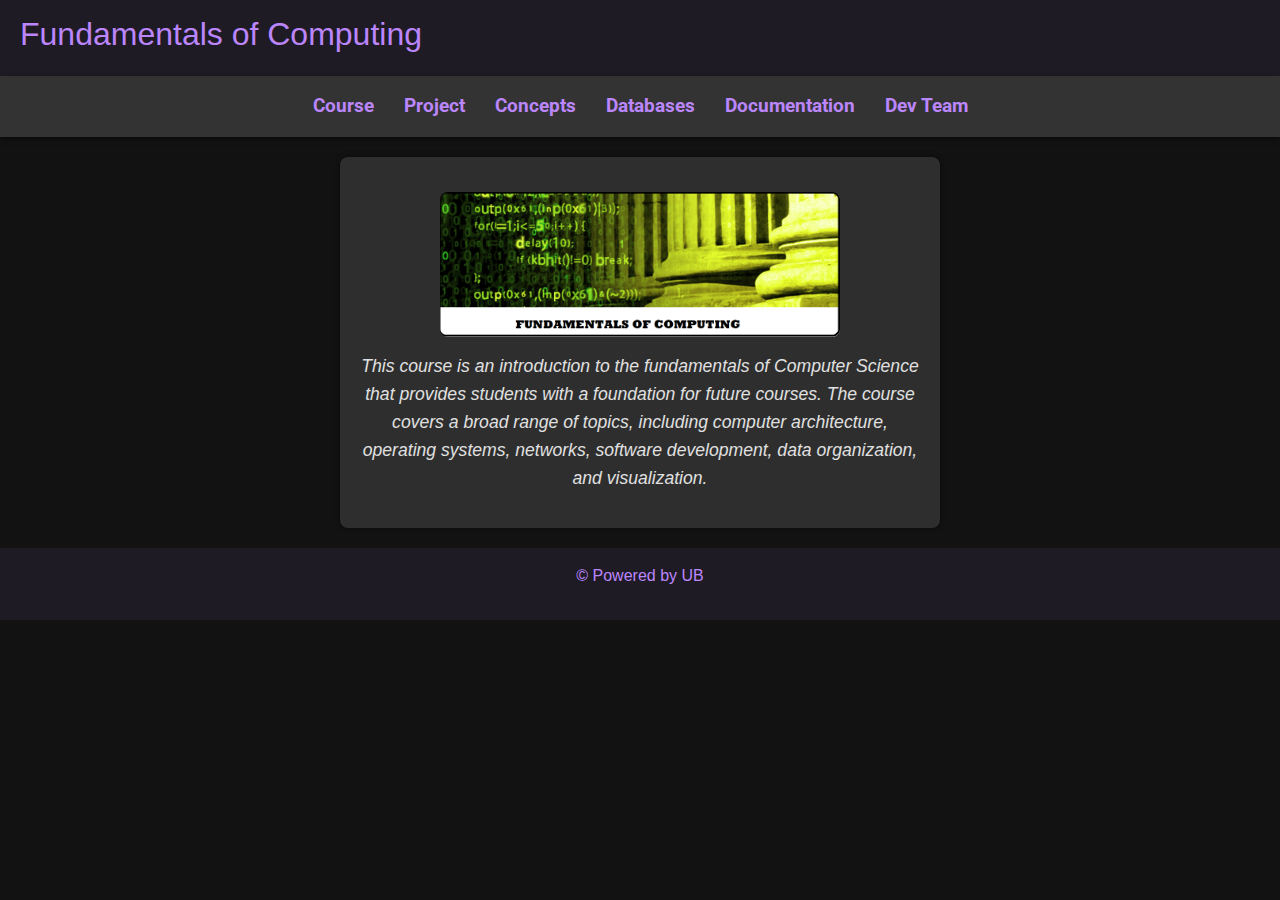
<file: index.html>
<!DOCTYPE html>
<html lang="en">
<head>
  <meta charset="UTF-8">
  <meta name="viewport" content="width=device-width, initial-scale=1.0">
  <title>Fundamentals of Computing (FoC)</title>
  <link rel="stylesheet" href="https://maxcdn.bootstrapcdn.com/bootstrap/4.0.0/css/bootstrap.min.css" 
        integrity="sha384-Gn5384xqQ1aoWXA+058RXPxPg6fy4IWvTNh0E263XmFcJlSAwiGgFAW/dAiS6JXm" crossorigin="anonymous">
  <link rel="stylesheet" href="https://fonts.googleapis.com/css2?family=Roboto:wght@500&display=swap">
  <link rel="stylesheet" href="style.css">
</head>
<body>

<header>
  <h2>Fundamentals of Computing</h2>
</header>

<nav>
  <ul>
    <li><a href="index.html">Course</a></li>
    <li><a href="project.html">Project</a></li>
    <li><a href="concepts.html">Concepts</a></li>
    <li><a href="database.html">Databases</a></li>
    <li><a href="documentation.html">Documentation</a></li>
    <li><a href="aboutme.html">Dev Team</a></li>
  </ul>
</nav>

<section>
  <article>
    <center>
      <img src="FOC.png" alt="Fundamentals of Computing (FoC)">
      <p>
        <em>This course is an introduction to the fundamentals of Computer Science that provides students with a foundation for future courses. The course covers a broad range of topics, including computer architecture, operating systems, networks, software development, data organization, and visualization.</em>
      </p>
    </center>
  </article>
</section>

<footer>
  <p>&copy; Powered by UB</p>
</footer>

</body>
</html>
</file>
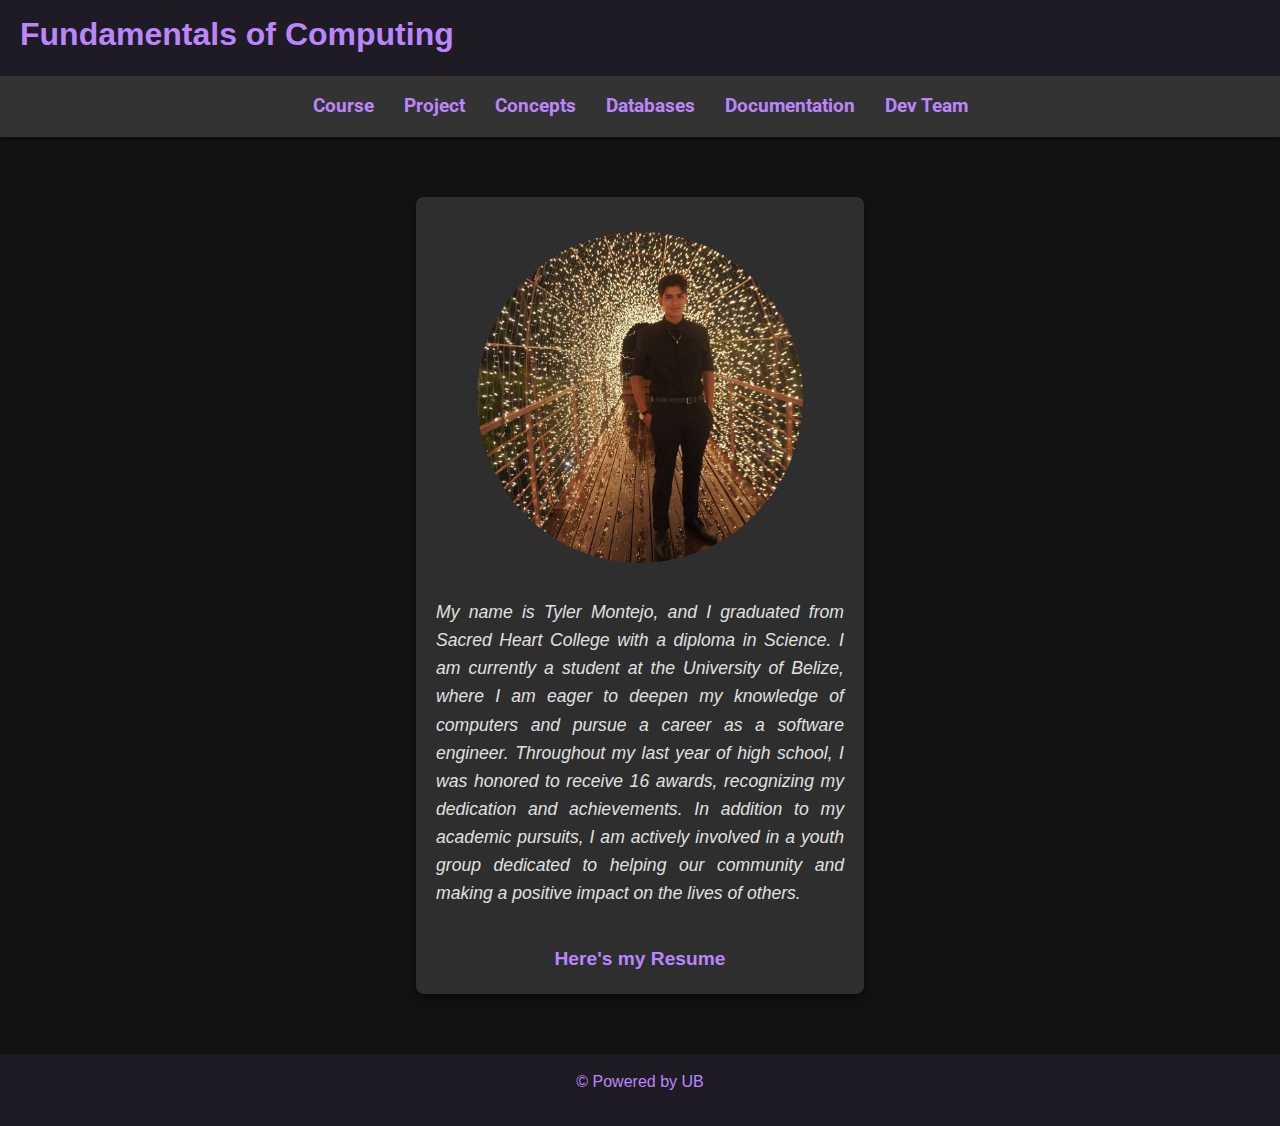
<file: aboutme.html>
<!DOCTYPE html>
<html lang="en">
<head>
  <meta charset="UTF-8">
  <meta name="viewport" content="width=device-width, initial-scale=1.0">
  <title>FoC - About Me</title>
  <link rel="stylesheet" href="https://maxcdn.bootstrapcdn.com/bootstrap/4.0.0/css/bootstrap.min.css" 
        integrity="sha384-Gn5384xqQ1aoWXA+058RXPxPg6fy4IWvTNh0E263XmFcJlSAwiGgFAW/dAiS6JXm" crossorigin="anonymous">
  <link rel="stylesheet" href="https://fonts.googleapis.com/css2?family=Roboto:wght@500&display=swap">
  <link rel="stylesheet" href="style.css">
</head>
<body style="background-color: #121212; color: #e0e0e0; line-height: 1.6;">

<header style="background-color: #1f1b24; color: #bb86fc; padding: 15px 20px; text-align: left; font-size: 1.5rem;">
  <h2><b>Fundamentals of Computing</b></h2>
</header>

<nav style="text-align: center; padding: 15px 0; background: #333; box-shadow: 0 2px 5px rgba(0, 0, 0, 0.5);">
  <ul style="list-style-type: none; display: inline-flex; gap: 30px; padding: 0; margin: 0;">
    <li><a href="index.html" style="font-family: 'Roboto', sans-serif; font-size: 1.2rem; color: #bb86fc; text-decoration: none; font-weight: bold;">Course</a></li>
    <li><a href="project.html" style="font-family: 'Roboto', sans-serif; font-size: 1.2rem; color: #bb86fc; text-decoration: none; font-weight: bold;">Project</a></li>
    <li><a href="concepts.html" style="font-family: 'Roboto', sans-serif; font-size: 1.2rem; color: #bb86fc; text-decoration: none; font-weight: bold;">Concepts</a></li>
    <li><a href="database.html" style="font-family: 'Roboto', sans-serif; font-size: 1.2rem; color: #bb86fc; text-decoration: none; font-weight: bold;">Databases</a></li>
    <li><a href="documentation.html" style="font-family: 'Roboto', sans-serif; font-size: 1.2rem; color: #bb86fc; text-decoration: none; font-weight: bold;">Documentation</a></li>
    <li><a href="aboutme.html" style="font-family: 'Roboto', sans-serif; font-size: 1.2rem; color: #bb86fc; text-decoration: none; font-weight: bold;">Dev Team</a></li>
  </ul>
</nav>

<section style="padding: 20px; max-width: 600px; margin: 20px auto;"> <!-- Limited the width to prevent stretching -->
  <article style="background-color: #2e2e2e; padding: 20px; border-radius: 8px; box-shadow: 0 4px 8px rgba(0, 0, 0, 0.5);">
    <div style="display: flex; flex-direction: column; align-items: center; text-align: center; margin-bottom: 20px;">
      <img src="TylerMontejo.jpg" alt="Tyler Montejo" width="122" height="122" style="border-radius: 50%; margin-bottom: 20px;">
      <p style="font-size: 1.1rem; line-height: 1.6; text-align: justify; max-width: 500px;">
        My name is Tyler Montejo, and I graduated from Sacred Heart College with a diploma in Science. 
        I am currently a student at the University of Belize, where I am eager to deepen my knowledge of computers 
        and pursue a career as a software engineer. Throughout my last year of high school, I was honored to receive 
        16 awards, recognizing my dedication and achievements. In addition to my academic pursuits, I am actively 
        involved in a youth group dedicated to helping our community and making a positive impact on the lives of others.
      </p>
    </div>

    <div style="text-align: center; margin-top: 20px;">
      <a href="https://txlerbze.github.io/resume/" style="color: #bb86fc; font-size: 1.2rem; text-decoration: none; font-weight: bold; transition: color 0.3s;">
        Here's my Resume
      </a>
    </div>
  </article>
</section>


<footer style="background-color: #1f1b24; color: #bb86fc; text-align: center; padding: 15px;">
  <p>&copy; Powered by UB</p>
</footer>

</body>
</html>
</file>
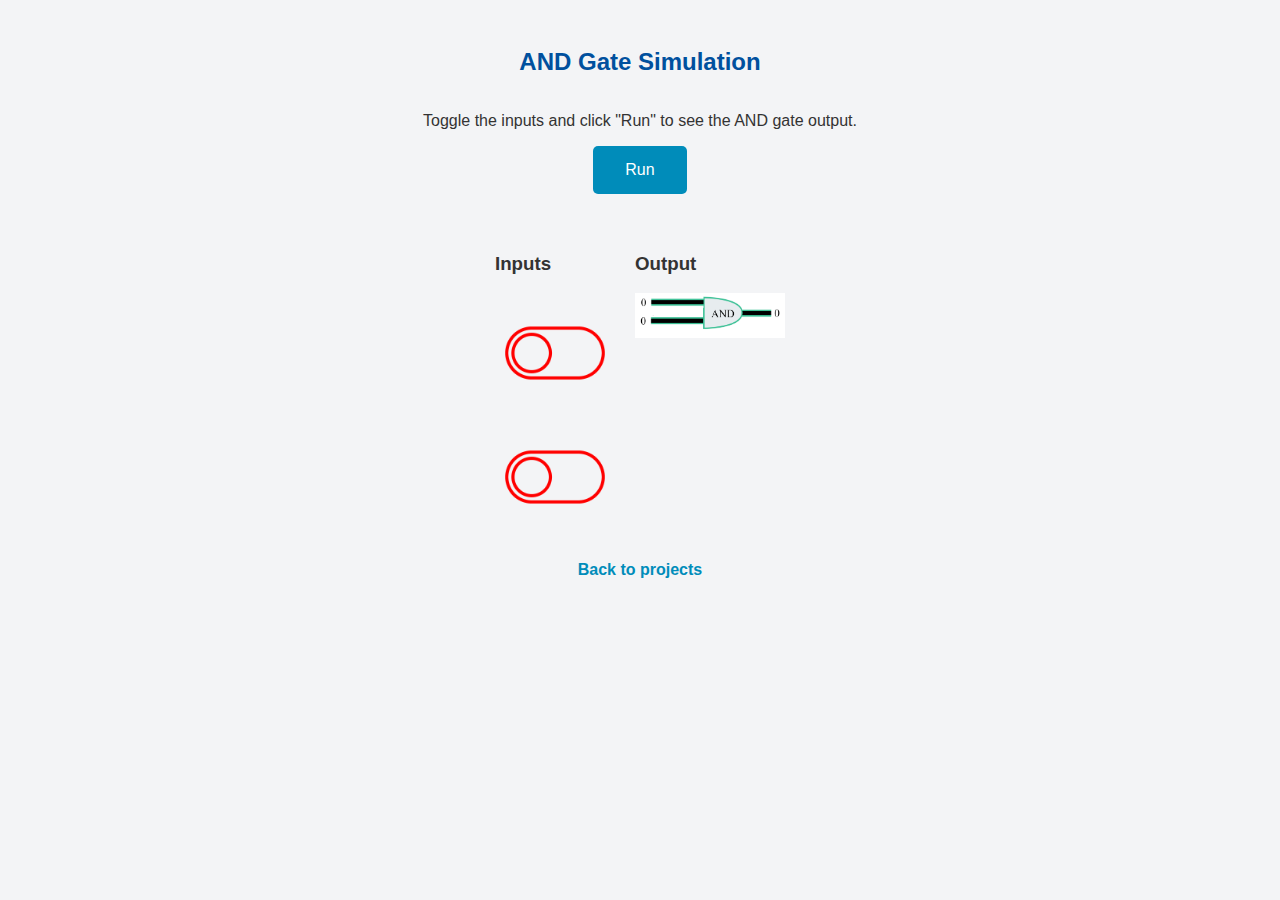
<file: andgate.html>
<!DOCTYPE html>
<html lang="en">
<head>
    <meta charset="UTF-8">
    <meta name="viewport" content="width=device-width, initial-scale=1.0">
    <title>AND Gate Simulation</title>
    <style>
        body {
            font-family: Arial, sans-serif;
            display: flex;
            flex-direction: column;
            align-items: center;
            background-color: #f3f4f6;
            color: #333;
            padding: 20px;
        }

        h2 {
            color: #00509e;
            margin-bottom: 20px;
        }

        .button {
            background-color: #008CBA;
            border: none;
            color: white;
            padding: 15px 32px;
            font-size: 16px;
            cursor: pointer;
            border-radius: 5px;
            transition: background-color 0.3s ease;
            margin-bottom: 20px;
        }

        .button:hover {
            background-color: #005f7a;
        }

        .container {
            display: flex;
            justify-content: center;
            gap: 20px;
            margin-top: 20px;
        }

        .image-button {
            cursor: pointer;
            width: 100px;
            margin: 10px;
            transition: transform 0.3s ease;
        }

        .image-button:hover {
            transform: scale(1.1);
        }

        #andGate {
            width: 150px;
            transition: opacity 0.3s ease;
        }

        .back-link {
            text-decoration: none;
            color: #008CBA;
            font-weight: bold;
            margin-top: 20px;
            transition: color 0.3s ease;
        }

        .back-link:hover {
            color: #005f7a;
        }
    </style>
</head>
<body>
    <h2>AND Gate Simulation</h2>
    <p>Toggle the inputs and click "Run" to see the AND gate output.</p>
    
    <button class="button" onclick="and()">Run</button>

    <div class="container">
        <div>
            <h3>Inputs</h3>
            <img src="button-off-xxl.png" id="toggleImage" class="image-button" onclick="toggleImage(); toggleInputOne();" alt="Toggle Button 1">
            <br>
            <img src="button-off-xxl.png" id="toggleImage2" class="image-button" onclick="toggleImage2(); toggleInputTwo();" alt="Toggle Button 2">
        </div>
        
        <div>
            <h3>Output</h3>
            <img id="andGate" src="and2off.png" alt="AND Gate Output">
        </div>
    </div>

    <a href="project.html" class="back-link">Back to projects</a>

    <script>
        var inputOneIsOn = false; 
        var inputTwoIsOn = false;

        function toggleImage() {
            var imgElement = document.getElementById('toggleImage');
            imgElement.src = imgElement.src.includes("button-off-xxl.png") ? "button-on-xxl.png" : "button-off-xxl.png";
        }

        function toggleImage2() {
            var imgElement = document.getElementById('toggleImage2');
            imgElement.src = imgElement.src.includes("button-off-xxl.png") ? "button-on-xxl.png" : "button-off-xxl.png";
        }

        function toggleInputOne() { 
            inputOneIsOn = !inputOneIsOn; 
        }

        function toggleInputTwo() { 
            inputTwoIsOn = !inputTwoIsOn; 
        }

        function and() {
            const andGateImage = document.getElementById('andGate');
            if (inputOneIsOn && inputTwoIsOn) {
                andGateImage.src = 'and2on.png';
            } else if (!inputOneIsOn && inputTwoIsOn) {
                andGateImage.src = 'andoffon.png';
            } else if (inputOneIsOn && !inputTwoIsOn) {
                andGateImage.src = 'andonoff.png';
            } else {
                andGateImage.src = 'and2off.png';
            }

            console.log('Input one is on:', inputOneIsOn);
            console.log('Input two is on:', inputTwoIsOn);
        }
    </script>
</body>
</html>
</file>
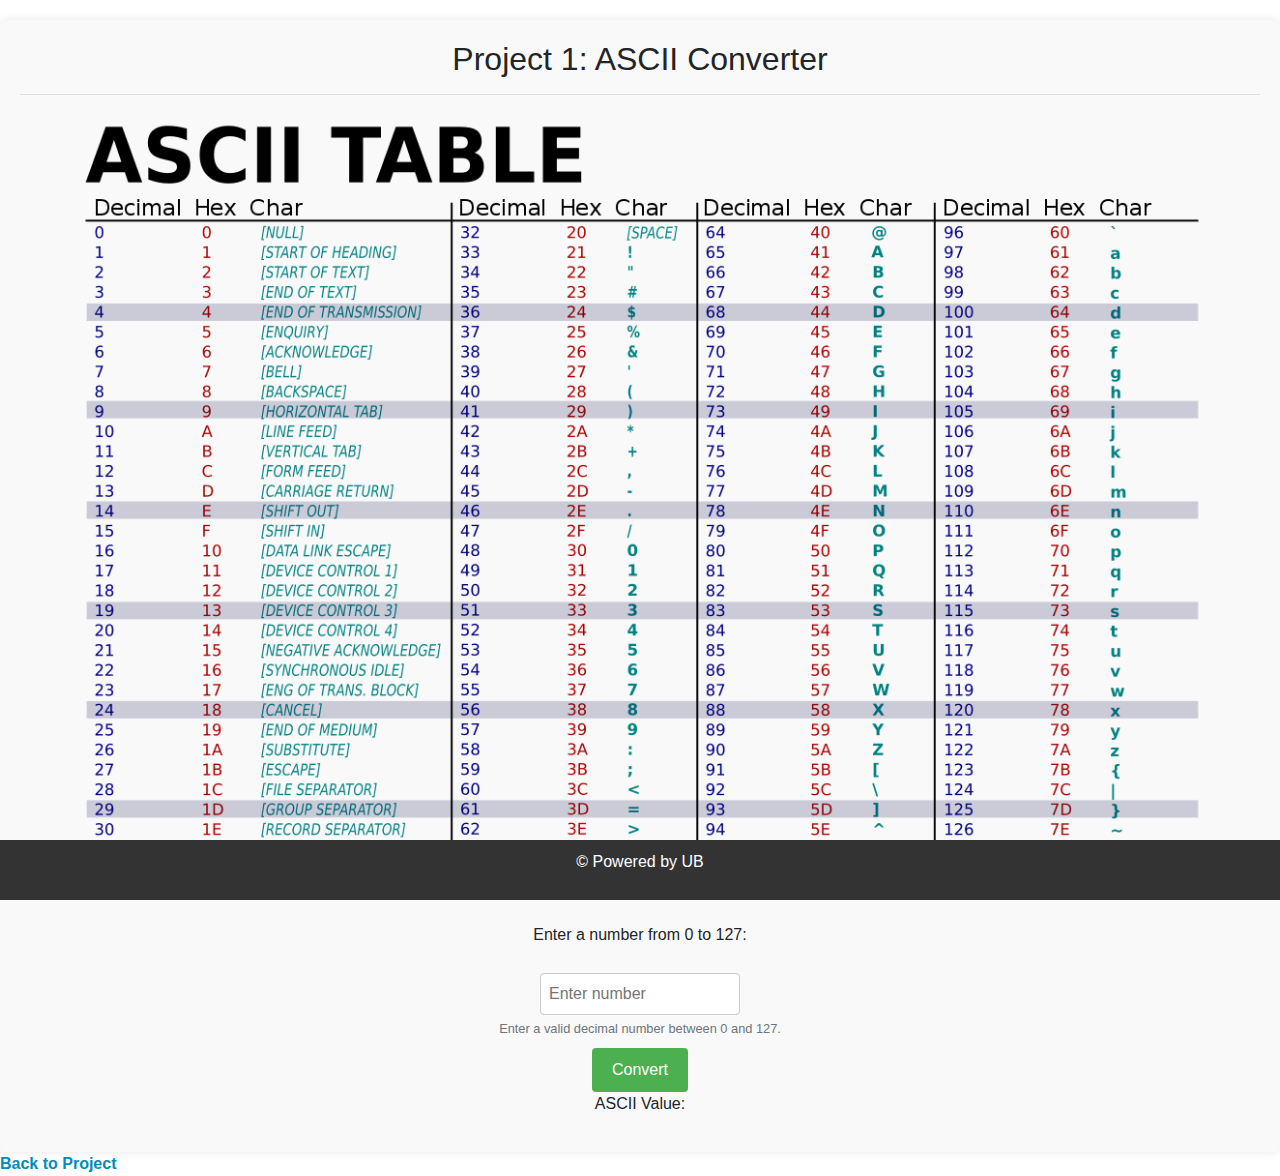
<file: ascii.html>
<!DOCTYPE html>
<html lang="en">
<head>
  <meta charset="UTF-8">
  <meta name="viewport" content="width=device-width, initial-scale=1.0">
  <title>ASCII Converter</title>
  <link rel="stylesheet" href="https://maxcdn.bootstrapcdn.com/bootstrap/4.0.0/css/bootstrap.min.css" integrity="sha384-Gn5384xqQ1aoWXA+058RXPxPg6fy4IWvTNh0E263XmFcJlSAwiGgFAW/dAiS6JXm" crossorigin="anonymous">
  <style>
    img {
      float: left;
      padding: 0 40px 40px 40px;
      max-width: 100%;
      height: auto;
    }

    input[type="number"] {
      padding: 8px;
      margin-top: 10px;
      font-size: 16px;
      border: 1px solid #ccc;
      border-radius: 4px;
      width: 200px;
    }

    button {
      background-color: #4CAF50;
      color: white;
      padding: 10px 20px;
      font-size: 16px;
      border: none;
      border-radius: 4px;
      margin-top: 10px;
      cursor: pointer;
    }

    button:hover {
      background-color: #45a049;
    }

    section {
      padding: 20px;
      margin-top: 20px;
      background-color: #f9f9f9;
      border-radius: 8px;
      box-shadow: 0 0 10px rgba(0, 0, 0, 0.1);
      text-align: center;
    }

    footer {
      position: fixed;
      left: 0;
      bottom: 0;
      width: 100%;
      text-align: center;
      background-color: #333;
      color: white;
      padding: 10px 0;
    }

    a {
      color: #008CBA;
      text-decoration: none;
      font-weight: bold;
    }

    a:hover {
      text-decoration: underline;
      color: #005f7f;
    }
  </style>
</head>
<body>

<section aria-labelledby="project-title">
  <h2 id="project-title">Project 1: ASCII Converter</h2>
  <hr>

  <img src="ascii.png" alt="ASCII Chart">

  <p>Enter a number from 0 to 127:</p>
  <label for="inputdec" class="sr-only">Decimal Input</label>
  <input id="inputdec" type="number" min="0" max="127" placeholder="Enter number" aria-describedby="decimal-help">
  <small id="decimal-help" class="form-text text-muted">Enter a valid decimal number between 0 and 127.</small>

  <button onclick="decToASCII()">Convert</button>

  <p>ASCII Value:</p>
  <p id="demo" aria-live="polite"></p>

  <script>
    function decToASCII() {
      const inputElement = document.getElementById("inputdec");
      const inputVal = inputElement.value;
      const outputElement = document.getElementById("demo");

      if (inputVal >= 0 && inputVal <= 127) {
        const asciiChar = String.fromCharCode(inputVal);
        outputElement.innerHTML = `ASCII Character: ${asciiChar}`;
      } else {
        outputElement.innerHTML = "Please enter a number between 0 and 127.";
      }
    }
  </script>

</section>

<a href="project.html">Back to Project</a>

<footer>
  <p>&copy; Powered by UB</p>
</footer>

</body>
</html>
</file>
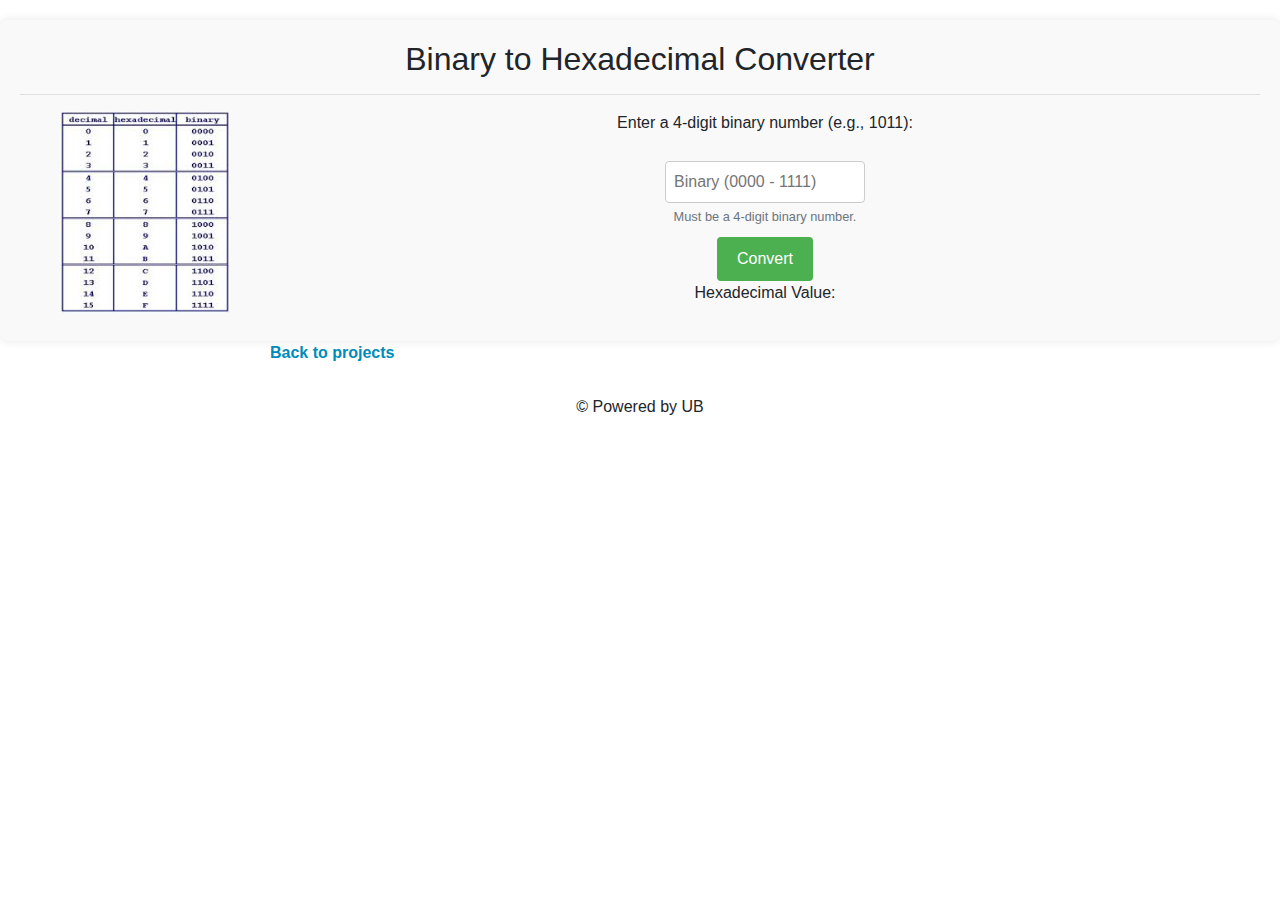
<file: binarytohex.html>
<!DOCTYPE html>
<html lang="en">
<head>
  <meta charset="UTF-8">
  <meta name="viewport" content="width=device-width, initial-scale=1.0">
  <title>Binary to Hexadecimal Converter</title>
  <link rel="stylesheet" href="https://maxcdn.bootstrapcdn.com/bootstrap/4.0.0/css/bootstrap.min.css" integrity="sha384-Gn5384xqQ1aoWXA+058RXPxPg6fy4IWvTNh0E263XmFcJlSAwiGgFAW/dAiS6JXm" crossorigin="anonymous">
  <style>
    img {
      float: left;
      padding: 0 40px 40px 40px;
      width: 250px;
      height: auto;
    }

    input[type="text"] {
      padding: 8px;
      margin-top: 10px;
      font-size: 16px;
      border: 1px solid #ccc;
      border-radius: 4px;
      width: 200px;
    }

    button {
      background-color: #4CAF50;
      color: white;
      padding: 10px 20px;
      font-size: 16px;
      border: none;
      border-radius: 4px;
      margin-top: 10px;
      cursor: pointer;
    }

    button:hover {
      background-color: #45a049;
    }

    section {
      padding: 20px;
      margin-top: 20px;
      background-color: #f9f9f9;
      border-radius: 8px;
      box-shadow: 0 0 10px rgba(0, 0, 0, 0.1);
      text-align: center;
    }

    footer {
      text-align: center;
      margin-top: 30px;
    }

    a {
      color: #008CBA;
      text-decoration: none;
      font-weight: bold;
    }

    a:hover {
      text-decoration: underline;
      color: #005f7f;
    }
  </style>
</head>
<body>

<section aria-labelledby="project-title">
  <h2 id="project-title">Binary to Hexadecimal Converter</h2>
  <hr>
  
  <img src="bintohex.jpg" alt="Binary to Hexadecimal Diagram">

  <p>Enter a 4-digit binary number (e.g., 1011):</p>
  <label for="inputBin" class="sr-only">Binary Input</label>
  <input type="text" id="inputBin" maxlength="4" placeholder="Binary (0000 - 1111)" aria-describedby="binary-help">
  <small id="binary-help" class="form-text text-muted">Must be a 4-digit binary number.</small>
  
  <button onclick="binToHex()">Convert</button>

  <p>Hexadecimal Value:</p>
  <p id="demo" aria-live="polite"></p>

  <script>
    function binToHex() {
      const input = document.getElementById("inputBin").value;
      const binaryRegex = /^[01]{4}$/;
      const outputElement = document.getElementById("demo");

      if (binaryRegex.test(input)) {
        const hexOut = parseInt(input, 2).toString(16).toUpperCase();
        outputElement.innerHTML = `0x${hexOut}`;
      } else {
        outputElement.innerHTML = "Please enter a valid 4-digit binary number.";
      }
    }
  </script>

</section>

<a href="project.html">Back to projects</a>

<footer>
  <p>&copy; Powered by UB</p>
</footer>

</body>
</html>
</file>
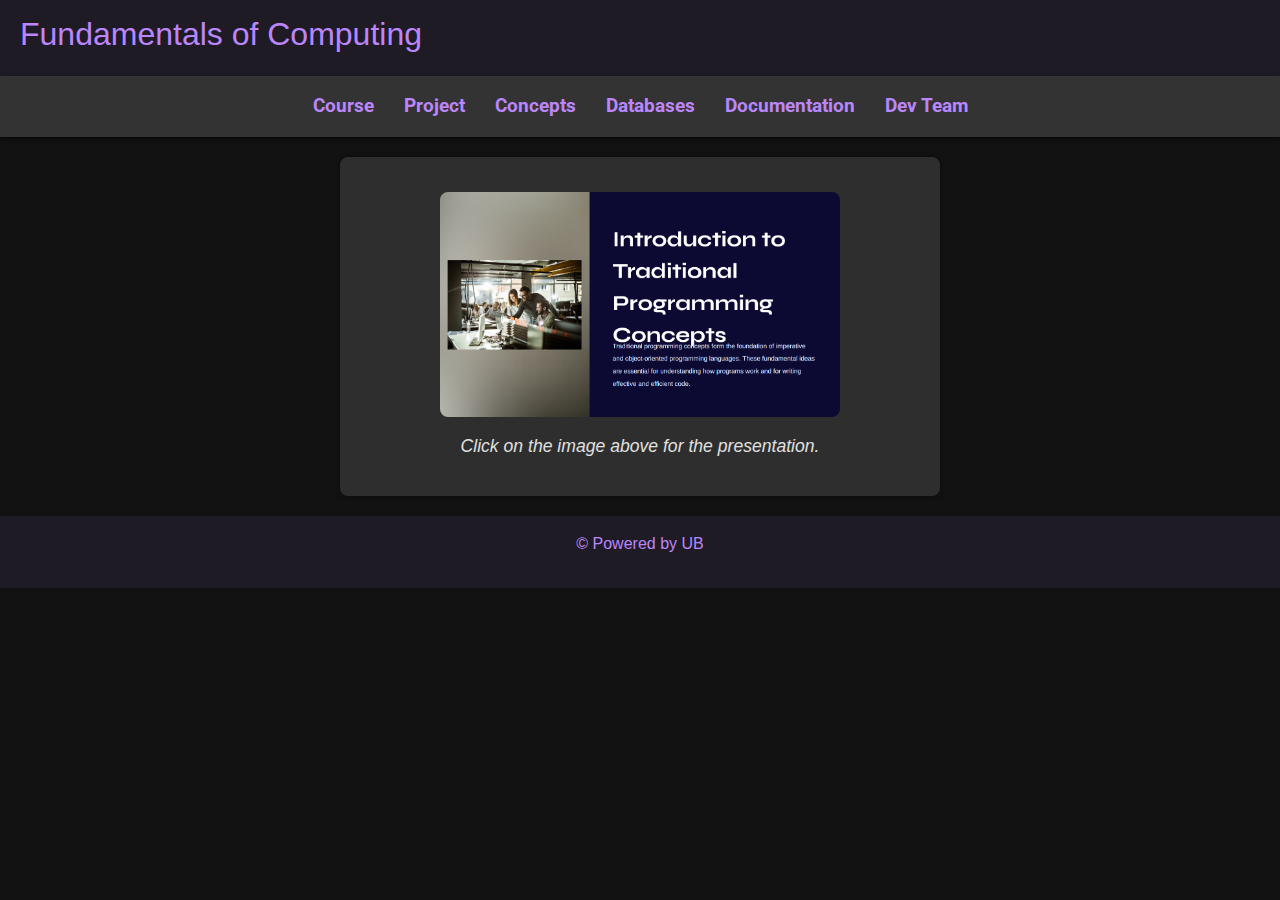
<file: concepts.html>
<!DOCTYPE html>
<html lang="en">
<head>
  <meta charset="UTF-8">
  <meta name="viewport" content="width=device-width, initial-scale=1.0">
  <title>FoC - UNICODE</title>
  <link rel="stylesheet" href="https://maxcdn.bootstrapcdn.com/bootstrap/4.0.0/css/bootstrap.min.css" 
        integrity="sha384-Gn5384xqQ1aoWXA+058RXPxPg6fy4IWvTNh0E263XmFcJlSAwiGgFAW/dAiS6JXm" crossorigin="anonymous">
  <link rel="stylesheet" href="https://fonts.googleapis.com/css2?family=Roboto:wght@500&display=swap">
  <link rel="stylesheet" href="style.css">
</head>
<body>

<header>
  <h2>Fundamentals of Computing</h2>
</header>

<nav>
  <ul>
    <li><a href="index.html">Course</a></li>
    <li><a href="project.html">Project</a></li>
    <li><a href="concepts.html">Concepts</a></li>
    <li><a href="database.html">Databases</a></li>
    <li><a href="documentation.html">Documentation</a></li>
    <li><a href="aboutme.html">Dev Team</a></li>
  </ul>
</nav>

<section>
  <article>
    <center>
      <a href="https://docs.google.com/presentation/d/1l8izl1RqZqQeLhqZSfzpoDu6V30fIZVw/edit?usp=sharing&ouid=101222561671835418426&rtpof=true&sd=true"><img src="concepts.png" alt="Fundamentals of Computing"></a>
      <p><em>Click on the image above for the presentation.</em></p>
    </center>
  </article>
</section>

<footer>
  <p>&copy; Powered by UB</p>
</footer>

</body>
</html>
</file>
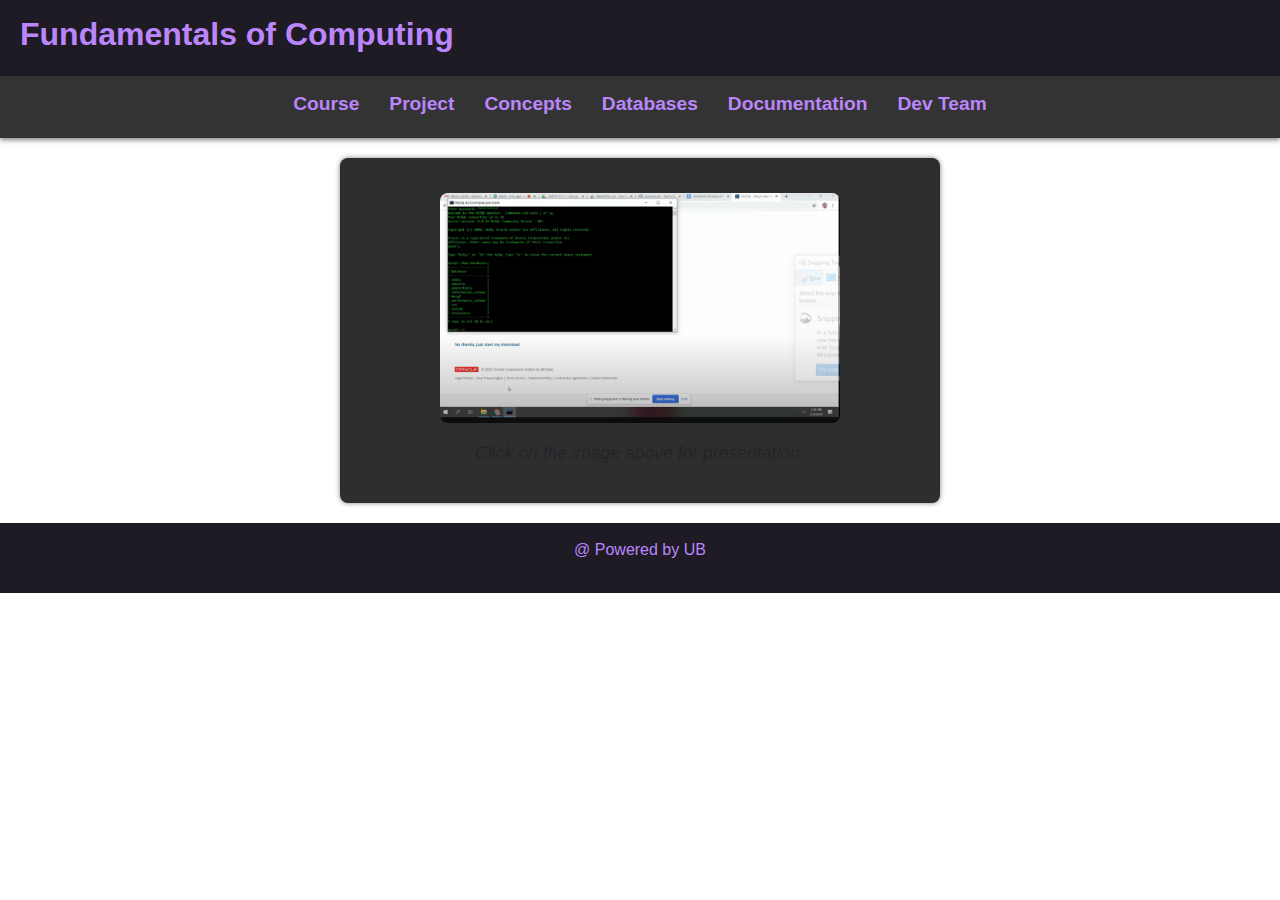
<file: database.html>
<!DOCTYPE html>
<html>
<head>
<title>FoC</title>
<link rel="stylesheet" type="text/css" href="style.css">
<link rel="stylesheet" href="https://maxcdn.bootstrapcdn.com/bootstrap/4.0.0/css/bootstrap.min.css" integrity="sha384-Gn5384xqQ1aoWXA+058RXPxPg6fy4IWvTNh0E263XmFcJlSAwiGgFAW/dAiS6JXm" crossorigin="anonymous">
<meta charset="utf-8">
<meta name="viewport" content="width=device-width, initial-scale=1">

</head>
<body>

<header>
  <h2><b>Fundamentals of Computing</b></h2>
</header>

<section>
  <nav>
    <ul>
      <li><h5><a href="index.html">Course</a></h5></li>
      <li><h5><a href="project.html">Project</a></h5></li>
	  <li><h5><a href="concepts.html">Concepts</a></h5></li>
	  <li><h5><a href="database.html">Databases</a></h5></li>
	  <li><h5><a href="documentation.html">Documentation</a></h5></li>
      <li><h5><a href="aboutme.html">Dev Team</a></h5></li>
    </ul>
  </nav>
  
  <article>
   <center><a href="https://drive.google.com/file/d/1gL6zYcdEBFgzvh-4iPgwfkvESouDlsbX/view"><img src="database.PNG" alt="database" width="515" height="290" ></a>
   <p></p>

    <p>Click on the image above for presentation.</p></center>
    </article>
</section>

<footer>
  <p>@ Powered by UB</p>
</footer>

</body>
</html>
</file>
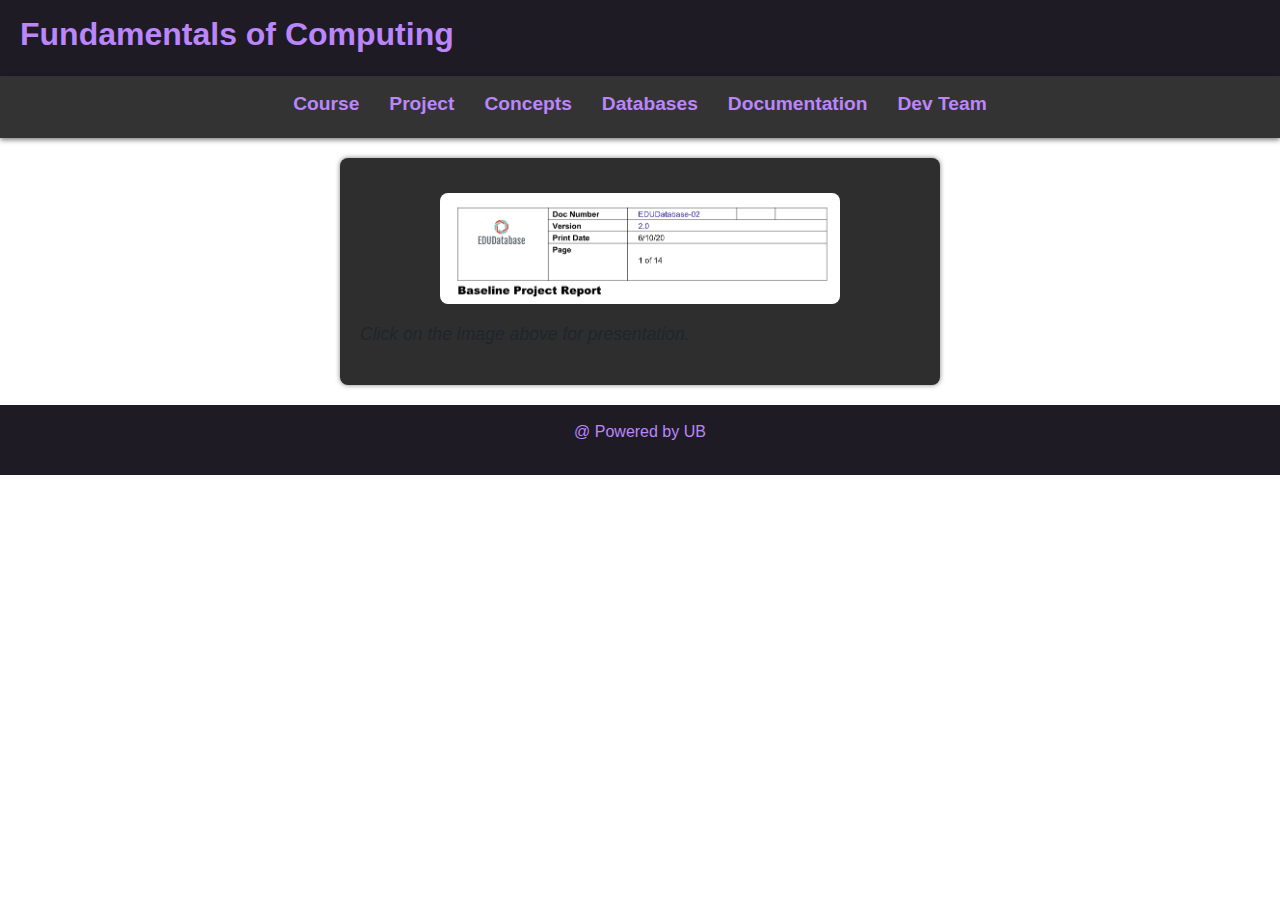
<file: documentation.html>
<!DOCTYPE html>
<html>
<head>
<title>FoC</title>
<link rel="stylesheet" type="text/css" href="style.css">
<link rel="stylesheet" href="https://maxcdn.bootstrapcdn.com/bootstrap/4.0.0/css/bootstrap.min.css" integrity="sha384-Gn5384xqQ1aoWXA+058RXPxPg6fy4IWvTNh0E263XmFcJlSAwiGgFAW/dAiS6JXm" crossorigin="anonymous">
<meta charset="utf-8">
<meta name="viewport" content="width=device-width, initial-scale=1">

</head>
<body>

<header>
  <h2><b>Fundamentals of Computing</b></h2>
</header>

<section>
  <nav>
    <ul>
      <li><h5><a href="index.html">Course</a></h5></li>
      <li><h5><a href="project.html">Project</a></h5></li>
	  <li><h5><a href="concepts.html">Concepts</a></h5></li>
	  <li><h5><a href="database.html">Databases</a></h5></li>
	  <li><h5><a href="documentation.html">Documentation</a></h5></li>
      <li><h5><a href="aboutme.html">Dev Team</a></h5></li>
    </ul>
  </nav>
  
  <article>
   <a href="https://drive.google.com/file/d/1emYNyAIPOih0PMWEr-woOZiIIOPaUv4t/view?usp=sharing"><img src="documentation.png" alt="documentation" ></a>
   <p></p>

    <p>Click on the image above for presentation.</p>
    </article>
</section>

<footer>
  <p>@ Powered by UB</p>
</footer>

</body>
</html>
</file>
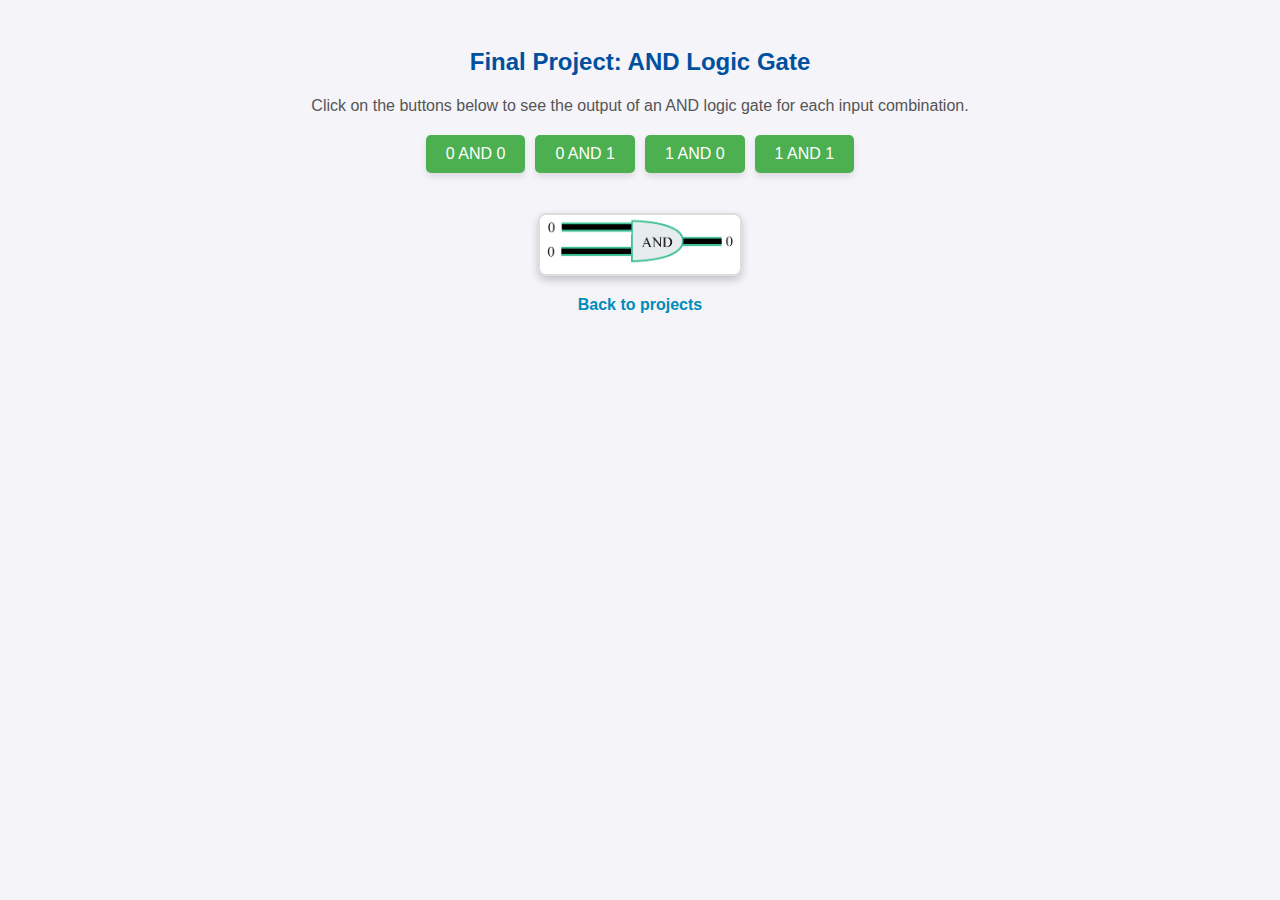
<file: easyand.html>
<!DOCTYPE html>
<html lang="en">
<head>
  <meta charset="UTF-8">
  <meta name="viewport" content="width=device-width, initial-scale=1.0">
  <title>Final Project: AND Logic Gate</title>
  <style>
    /* Basic styling for the page */
    body {
      font-family: Arial, sans-serif;
      background-color: #f4f4f9;
      color: #333;
      display: flex;
      flex-direction: column;
      align-items: center;
      padding: 20px;
    }

    /* Header styling */
    h2 {
      color: #00509e;
      margin-bottom: 5px;
    }
    
    p {
      margin-bottom: 20px;
      color: #555;
    }

    /* Button styling */
    .button-group {
      display: flex;
      flex-wrap: wrap;
      gap: 10px;
      justify-content: center;
      margin-bottom: 20px;
    }

    button {
      background-color: #4CAF50; /* Green */
      border: none;
      color: white;
      padding: 10px 20px;
      font-size: 16px;
      cursor: pointer;
      border-radius: 5px;
      transition: background-color 0.3s ease, transform 0.2s ease;
      box-shadow: 0 4px 6px rgba(0, 0, 0, 0.1);
    }

    button:hover {
      background-color: #3e8e41;
      transform: scale(1.05);
    }

    /* Image styling */
    img {
      margin-top: 20px;
      width: 200px;
      height: auto;
      border: 2px solid #ddd;
      border-radius: 8px;
      box-shadow: 0 4px 8px rgba(0, 0, 0, 0.2);
    }

    /* Back link styling */
    .back-link {
      margin-top: 20px;
      font-weight: bold;
      color: #008CBA;
      text-decoration: none;
      font-size: 16px;
      transition: color 0.3s ease;
    }

    .back-link:hover {
      color: #005f7f;
      text-decoration: underline;
    }
  </style>
</head>
<body>

  <h2>Final Project: AND Logic Gate</h2>
  <p>Click on the buttons below to see the output of an AND logic gate for each input combination.</p>

  <!-- AND Gate Buttons -->
  <div class="button-group">
    <button onclick="document.getElementById('myImage').src='and2off.png'">0 AND 0</button>
    <button onclick="document.getElementById('myImage').src='andoffon.png'">0 AND 1</button>
    <button onclick="document.getElementById('myImage').src='andonoff.png'">1 AND 0</button>
    <button onclick="document.getElementById('myImage').src='and2on.png'">1 AND 1</button>
  </div>

  <!-- AND Gate Image -->
  <img id="myImage" src="and2off.png" alt="AND Gate Output">

  <!-- Back to Home Link -->
  <a href="project.html" class="back-link">Back to projects</a>

</body>
</html>
</file>
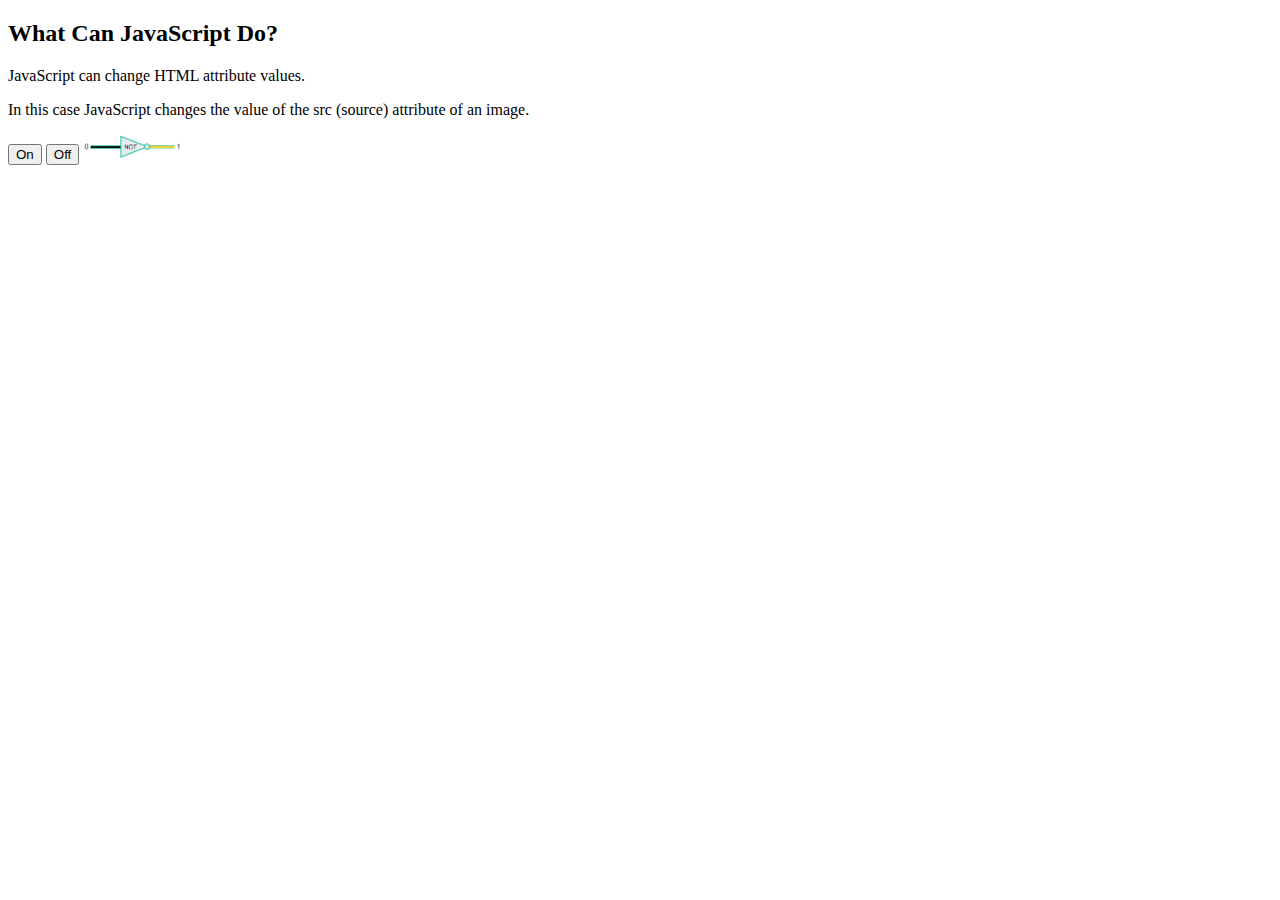
<file: gatesnot.html>
<!DOCTYPE html>
<html>
<body>

<h2>What Can JavaScript Do?</h2>

<p>JavaScript can change HTML attribute values.</p>

<p>In this case JavaScript changes the value of the src (source) attribute of an image.</p>

<button onclick="document.getElementById('myImage').src='noton2.png'">On</button>



<button onclick="document.getElementById('myImage').src='notoff2.png'">Off</button>
<img id="myImage" src="notoff2.png" style="width:100px">
</body>
</html>
</file>
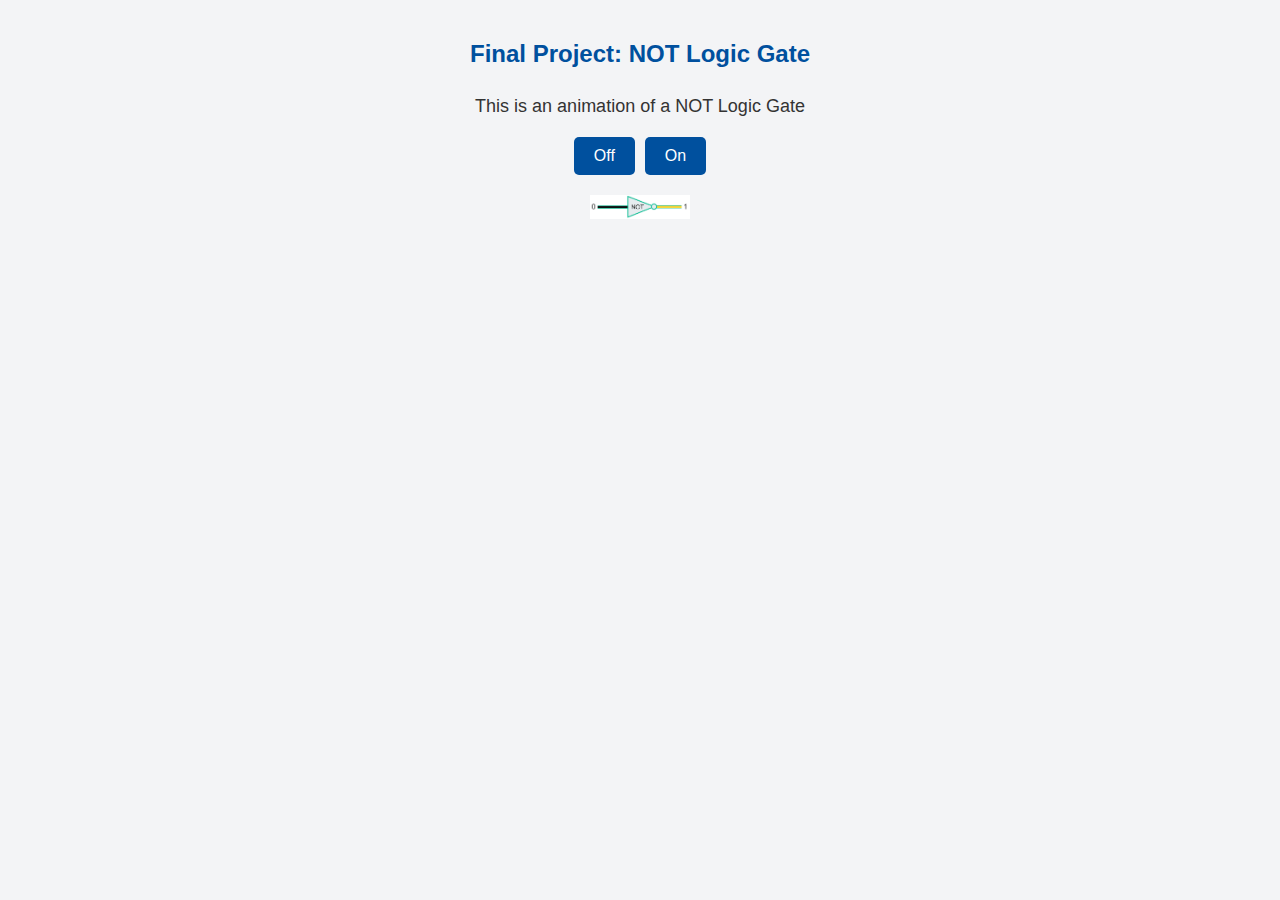
<file: not.html>
<!DOCTYPE html>
<html lang="en">
<head>
<meta charset="UTF-8">
<meta name="viewport" content="width=device-width, initial-scale=1.0">
<title>Final Project: NOT Logic Gate</title>
<style>
    body {
        display: flex;
        flex-direction: column;
        align-items: center;
        font-family: Arial, sans-serif;
        background-color: #f3f4f6;
        color: #333;
        margin: 0;
        padding: 20px;
    }
    
    h2 {
        color: #00509e;
        margin-bottom: 10px;
    }
    
    p {
        font-size: 18px;
        margin-bottom: 20px;
    }
    
    .button-container {
        display: flex;
        gap: 10px;
        margin-bottom: 20px;
    }
    
    button {
        padding: 10px 20px;
        font-size: 16px;
        background-color: #00509e;
        color: white;
        border: none;
        border-radius: 5px;
        cursor: pointer;
        transition: background-color 0.3s ease;
    }
    
    button:hover {
        background-color: #003e7d;
    }
    
    img {
        width: 100px;
        transition: transform 0.3s ease;
    }
    
    img:hover {
        transform: scale(1.1);
    }
</style>
</head>
<body>

<h2>Final Project: NOT Logic Gate</h2>
<p>This is an animation of a NOT Logic Gate</p>

<div class="button-container">
    <button onclick="document.getElementById('myImage').src='off.png'">Off</button>
    <button onclick="document.getElementById('myImage').src='on.png'">On</button>
</div>

<img id="myImage" src="off.png" alt="Logic Gate State">

</body>
</html>
</file>
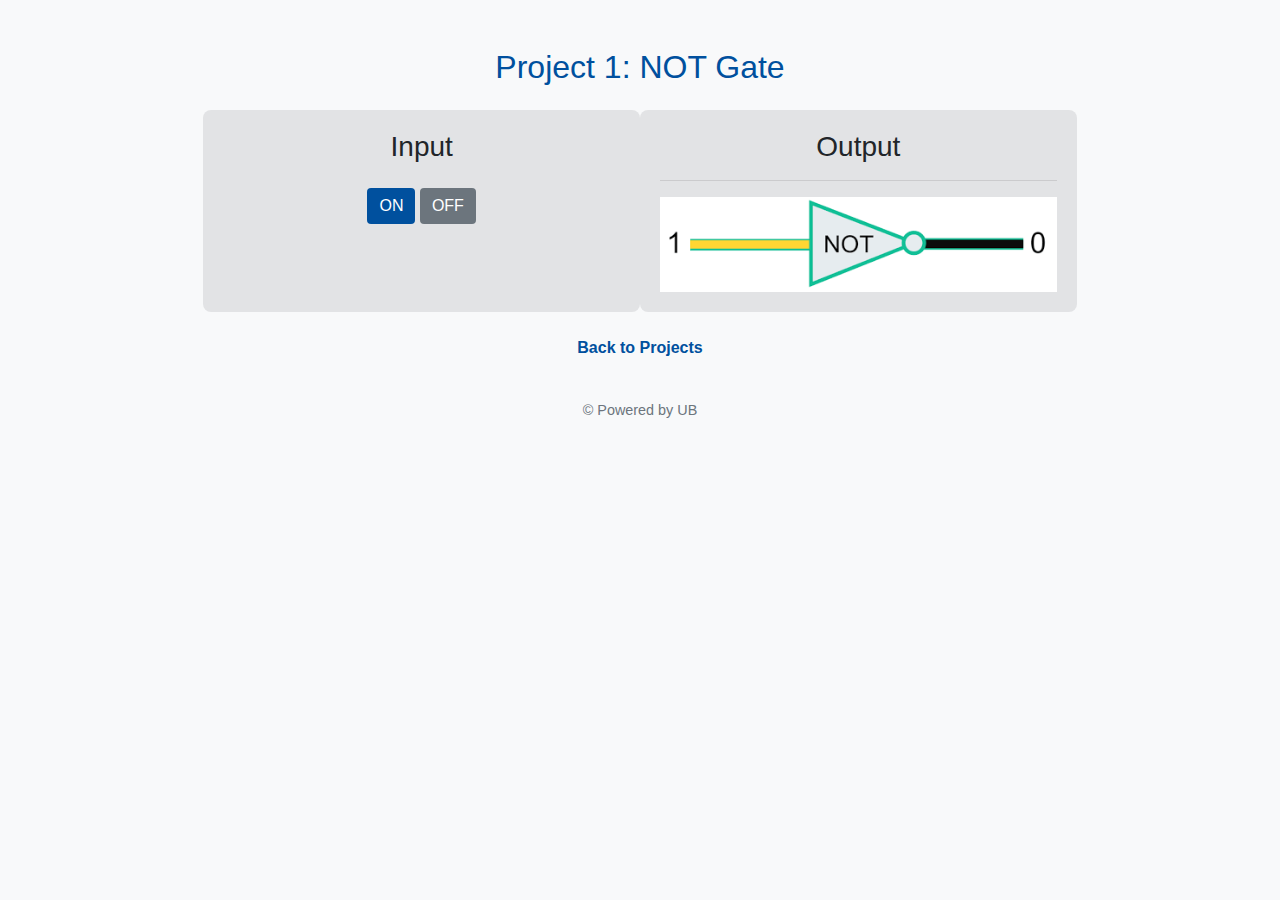
<file: notgate.html>
<!DOCTYPE html>
<html lang="en">
<head>
  <meta charset="UTF-8">
  <meta name="viewport" content="width=device-width, initial-scale=1.0">
  <title>FoC - Project 1: NOT Gate</title>
  <link rel="stylesheet" href="https://maxcdn.bootstrapcdn.com/bootstrap/4.0.0/css/bootstrap.min.css" 
        integrity="sha384-Gn5384xqQ1aoWXA+058RXPxPg6fy4IWvTNh0E263XmFcJlSAwiGgFAW/dAiS6JXm" crossorigin="anonymous">
  <style>
    body {
      background-color: #f8f9fa;
      font-family: Arial, sans-serif;
    }

    h2 {
      color: #00509e;
      margin-bottom: 20px;
    }

    .input-section, .output-section {
      background-color: #e2e3e5;
      padding: 20px;
      border-radius: 8px;
    }

    .btn-primary {
      background-color: #00509e;
      border: none;
      transition: background-color 0.3s ease;
    }

    .btn-primary:hover {
      background-color: #003e7d;
    }

    .btn-secondary {
      background-color: #6c757d;
      border: none;
      transition: background-color 0.3s ease;
    }

    .btn-secondary:hover {
      background-color: #565e64;
    }

    #outputImage {
      width: 100%;
      max-width: 400px;
      height: auto;
      transition: transform 0.3s ease;
    }

    #outputImage:hover {
      transform: scale(1.05);
    }

    footer {
      margin-top: 40px;
      font-size: 0.9rem;
      color: #6c757d;
    }

    .back-link {
      text-decoration: none;
      color: #00509e;
      font-weight: bold;
    }

    .back-link:hover {
      color: #003e7d;
      text-decoration: underline;
    }
  </style>
</head>
<body>

<section class="text-center mt-5">
  <h2>Project 1: NOT Gate</h2>

  <div class="row justify-content-center mt-4">
    <div class="col-md-4 input-section text-center">
      <h3>Input</h3>
      <button class="btn btn-primary mt-3" onclick="document.getElementById('outputImage').src='noton2.png'">ON</button>
      <button class="btn btn-secondary mt-3" onclick="document.getElementById('outputImage').src='notoff2.png'">OFF</button>
    </div>

    <div class="col-md-4 output-section text-center">
      <h3>Output</h3>
      <hr>
      <img id="outputImage" src="noton2.png" alt="Output Image">
    </div>
  </div>

  <div class="mt-4">
    <a href="project.html" class="back-link">Back to Projects</a>
  </div>
</section>

<footer class="text-center">
  <p>&copy; Powered by UB</p>
</footer>

</body>
</html>
</file>
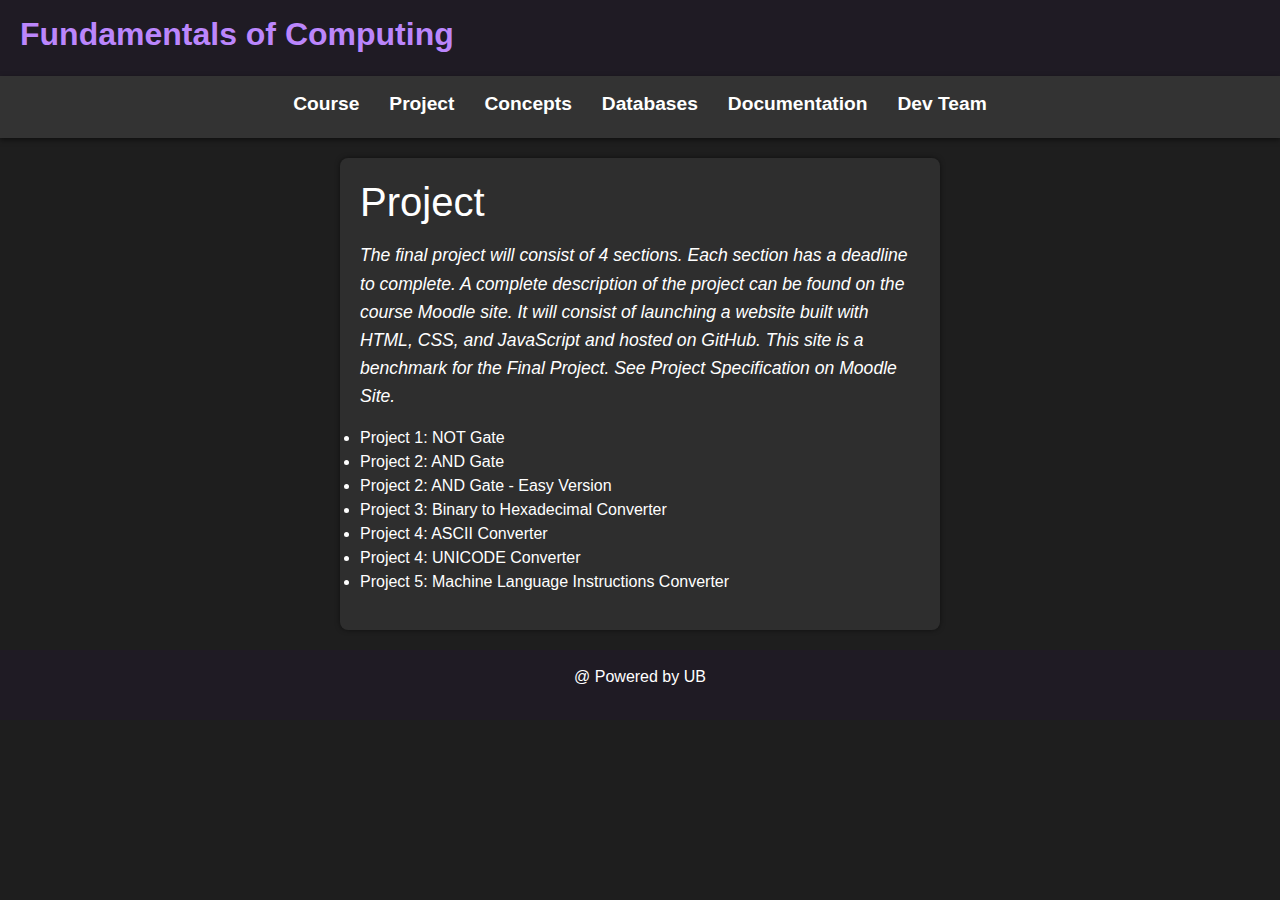
<file: project.html>
<!DOCTYPE html>
<html>
<head>
<title>FoC</title>
<link rel="stylesheet" type="text/css" href="style.css">
<link rel="stylesheet" href="https://maxcdn.bootstrapcdn.com/bootstrap/4.0.0/css/bootstrap.min.css" integrity="sha384-Gn5384xqQ1aoWXA+058RXPxPg6fy4IWvTNh0E263XmFcJlSAwiGgFAW/dAiS6JXm" crossorigin="anonymous">
<meta charset="utf-8">
<meta name="viewport" content="width=device-width, initial-scale=1">

</head>
<body style="background-color: #1e1e1e; color: white;"> <!-- Set default text color to white and background color to dark -->

<header>
  <h2><b>Fundamentals of Computing</b></h2>
</header>

<section>
  <nav>
    <ul>
      <li><h5><a href="index.html" style="color: white;">Course</a></h5></li>
      <li><h5><a href="project.html" style="color: white;">Project</a></h5></li>
      <li><h5><a href="concepts.html" style="color: white;">Concepts</a></h5></li>
      <li><h5><a href="database.html" style="color: white;">Databases</a></h5></li>
      <li><h5><a href="documentation.html" style="color: white;">Documentation</a></h5></li>
      <li><h5><a href="aboutme.html" style="color: white;">Dev Team</a></h5></li>
    </ul>
  </nav>
  
  <article>
    <h1>Project</h1>
    <p>The final project will consist of 4 sections. Each section has a deadline to complete. A complete description of the project can be found on the course Moodle site. It will consist of launching a website built with HTML, CSS, and JavaScript and hosted on GitHub. This site is a benchmark for the Final Project. See Project Specification on Moodle Site.</p>

    <ul>
      <li><a href="notgate.html" style="color: white;">Project 1: NOT Gate</a></li>
      <li><a href="andgate.html" style="color: white;">Project 2: AND Gate</a></li>
      <li><a href="easyand.html" style="color: white;">Project 2: AND Gate - Easy Version</a></li>
      <li><a href="binarytohex.html" style="color: white;">Project 3: Binary to Hexadecimal Converter</a></li>
      <li><a href="ascii.html" style="color: white;">Project 4: ASCII Converter</a></li>
      <li><a href="unicode.html" style="color: white;">Project 4: UNICODE Converter</a></li>
      <li><a href="MLinstructions.html" style="color: white;">Project 5: Machine Language Instructions Converter</a></li>
    </ul>  

  </article>  
</section>

<footer>
  <p style="color: white;">@ Powered by UB</p>
</footer>

</body>
</html>
</file>
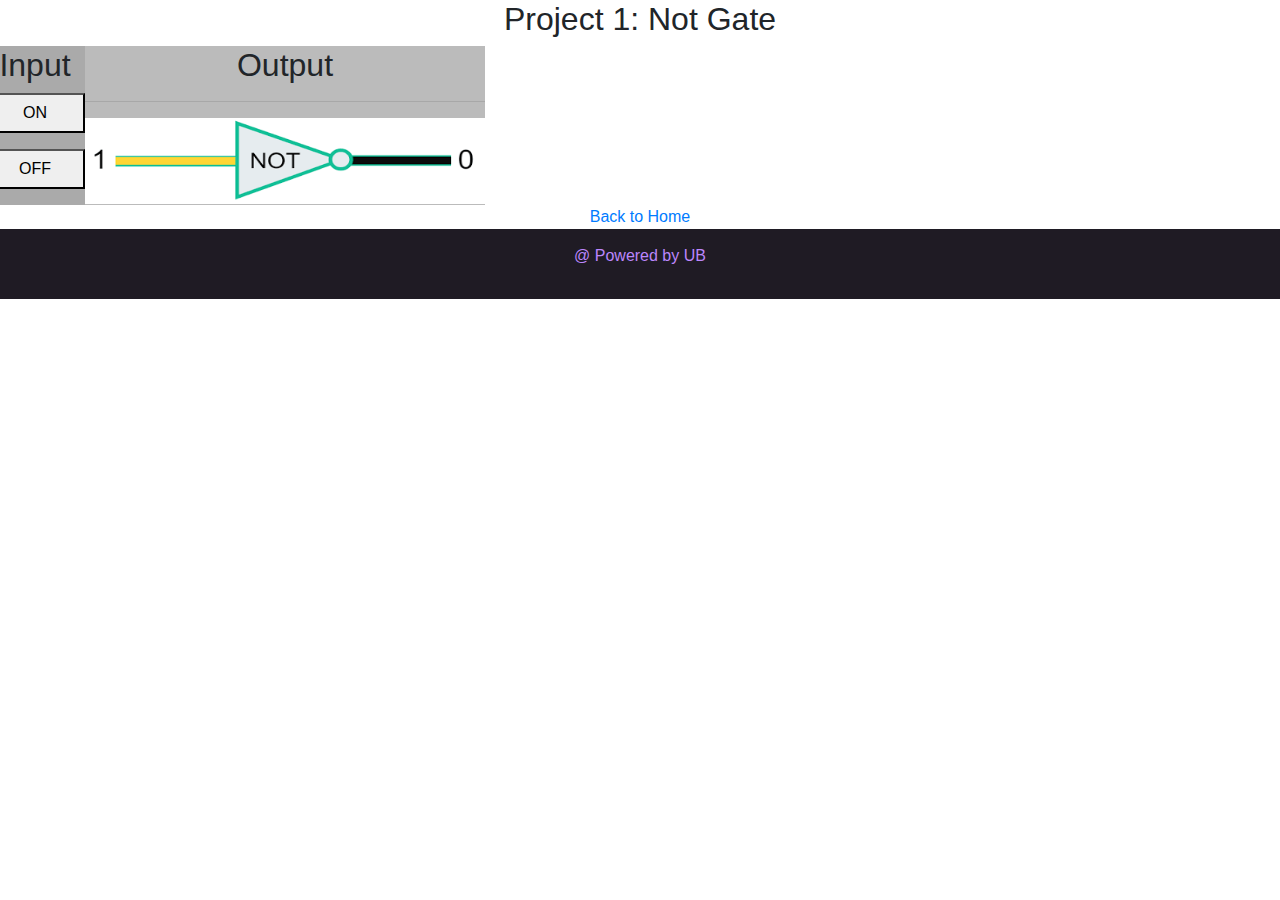
<file: tree.html>
<!DOCTYPE html>
<html>
<head>
<title>FoC</title>
<link rel="stylesheet" type="text/css" href="style.css">
<link rel="stylesheet" href="https://maxcdn.bootstrapcdn.com/bootstrap/4.0.0/css/bootstrap.min.css" integrity="sha384-Gn5384xqQ1aoWXA+058RXPxPg6fy4IWvTNh0E263XmFcJlSAwiGgFAW/dAiS6JXm" crossorigin="anonymous">
<meta charset="utf-8">
<meta name="viewport" content="width=device-width, initial-scale=1">

</head>
<body>




<center>
<section>
<h2>Project 1: Not Gate</h2>

<div class="row">
  <div class="column" style="background-color:#aaa;">
    <h2>Input</h2>
    <p><button style="width: 100px; height: 40px;" onclick="document.getElementById('belizeImage').src='noton2.png'">ON</button></p>
    <p><button style="width: 100px; height: 40px;" onclick="document.getElementById('belizeImage').src='notoff2.png'">OFF</button></p>
  </div>
  <div class="column" style="background-color:#bbb;">
    <h2>Output</h2>
	<hr>
	<img id="belizeImage" src="noton2.png" alt="noton" width="400" height="86" align="center">
  </div>
</div>
<a href="index.html">Back to Home</a></h3>
</section>
</center>

<script>



function inOrder(root) { 
   root.left && inOrder(root.left) 
   console.log(root.val) 
   root.right && inOrder(root.right) 
} 

<!-- Call the inorder function. Remember, we're referring above gif's BST for reference--> 
node.inOrder(node) // 13, 15, 18, 20, 25, 30
</script>

<footer>
  <p>@ Powered by UB</p>
</footer>

</body>
</html>
</file>
<file: style.css>
/* General Box Sizing */
* {
  box-sizing: border-box;
  margin: 0;
  padding: 0;
}

/* Basic Body Styling */
body {
  font-family: 'Arial', sans-serif;
  background-color: #121212;
  color: #e0e0e0;
  line-height: 1.6;
}

/* Header Styling */
header {
  background-color: #1f1b24;
  padding: 15px 20px;
  text-align: left;
  font-size: 1.5rem;
  color: #bb86fc;
}

/* Navigation Section */
nav {
  width: 100%;
  background: #333;
  box-shadow: 0 2px 5px rgba(0, 0, 0, 0.5);
  text-align: center;
  padding: 15px 0;
}

nav ul {
  list-style-type: none;
  display: inline-flex;
  gap: 30px;
  padding: 0;
  margin: 0;
}

nav ul li a {
  font-family: 'Roboto', sans-serif;
  font-size: 1.2rem;
  color: #bb86fc;
  text-decoration: none;
  font-weight: bold;
  transition: color 0.3s, transform 0.3s;
}

nav ul li a:hover {
  color: #03dac6;
  transform: scale(1.1);
}

/* Article Section */
article {
  padding: 20px;
  width: 80%;
  max-width: 600px;
  margin: 20px auto;
  background-color: #2e2e2e;
  box-shadow: 0 0 5px rgba(0, 0, 0, 0.5);
  border-radius: 8px;
}

/* Image Styling */
article img {
  width: 80%;
  max-width: 400px;
  height: auto;
  border-radius: 8px;
  margin: 15px auto;
  display: block;
}

/* Italicized Text */
article p {
  font-style: italic;
  font-size: 1.1rem;
  line-height: 1.6;
  margin-top: 15px;
}

/* Footer Styling */
footer {
  background-color: #1f1b24;
  padding: 15px;
  text-align: center;
  color: #bb86fc;
  position: relative;
  bottom: 0;
  width: 100%;
}

/* Responsive Layout */
@media (max-width: 600px) {
  nav ul {
    flex-direction: column;
    gap: 15px;
  }
  
  header {
    font-size: 1.2rem;
  }

  article {
    width: 95%;
    padding: 15px;
  }
}
</file>
